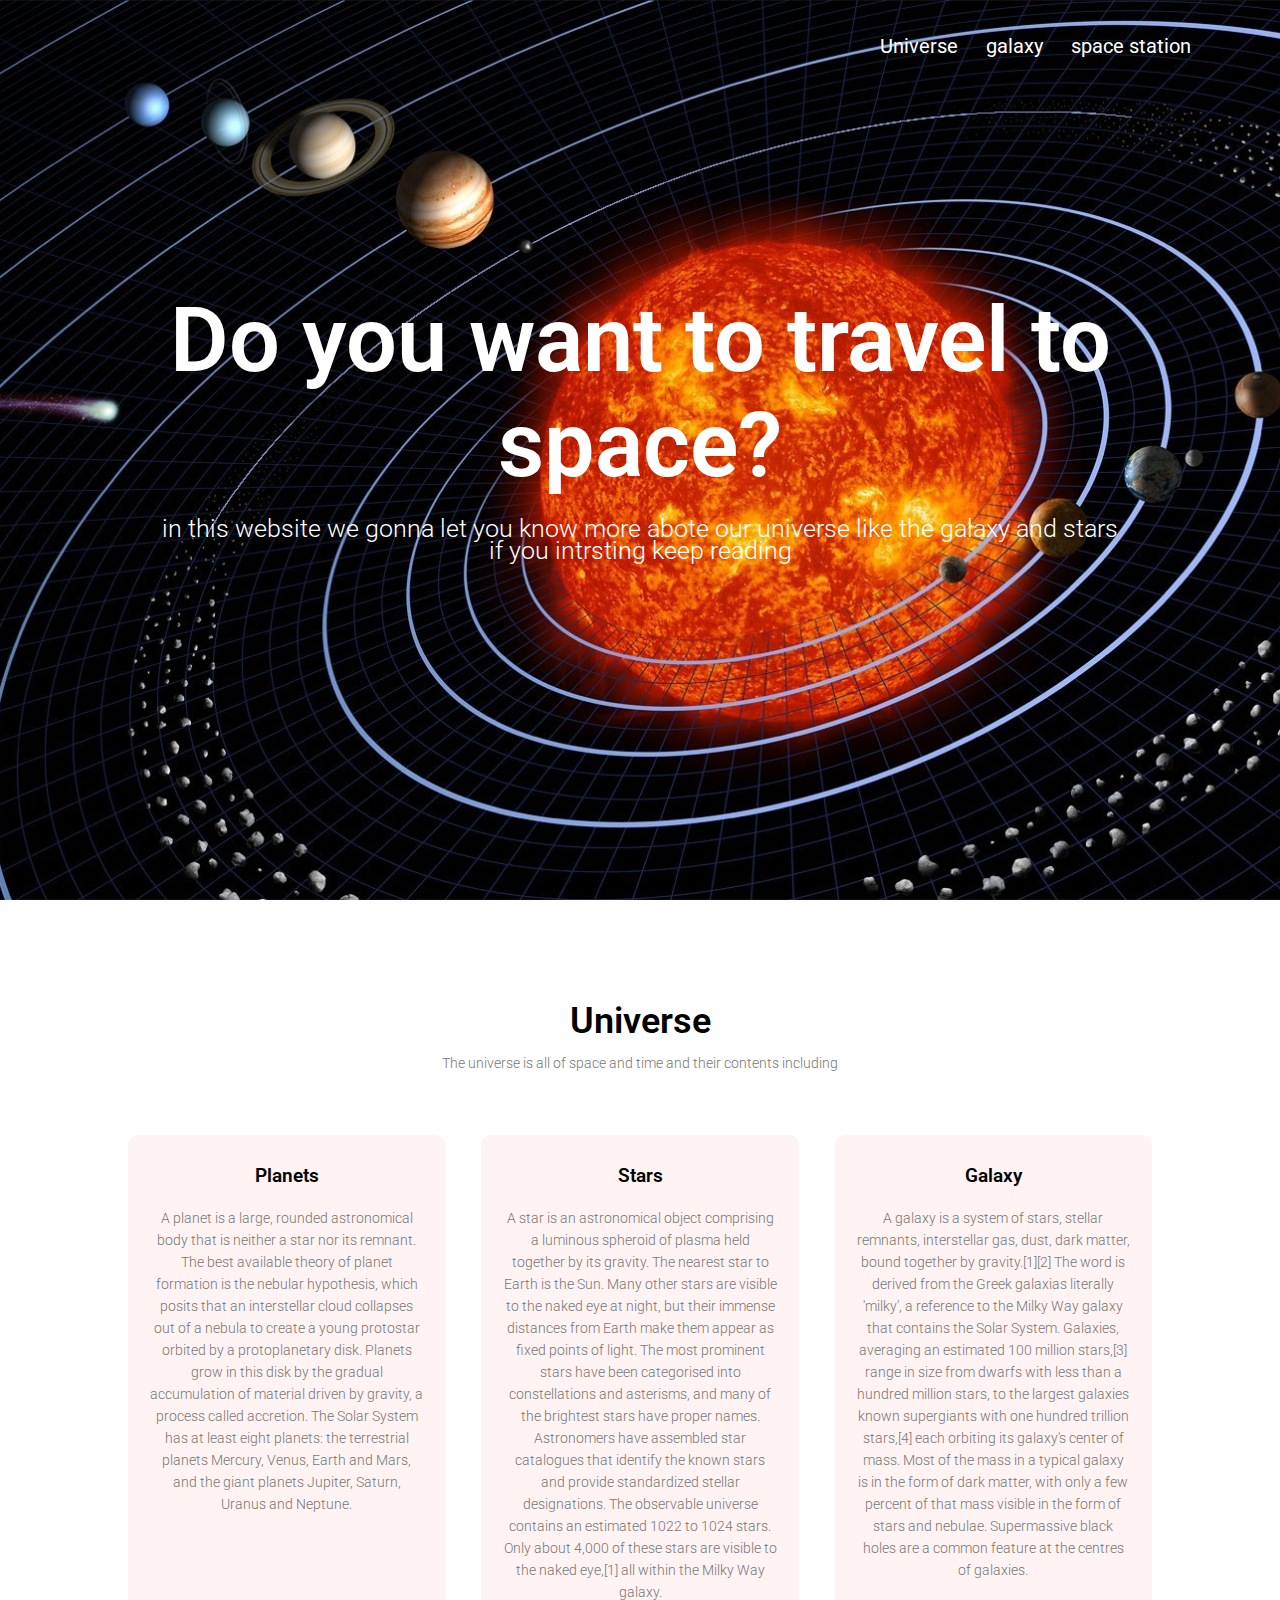
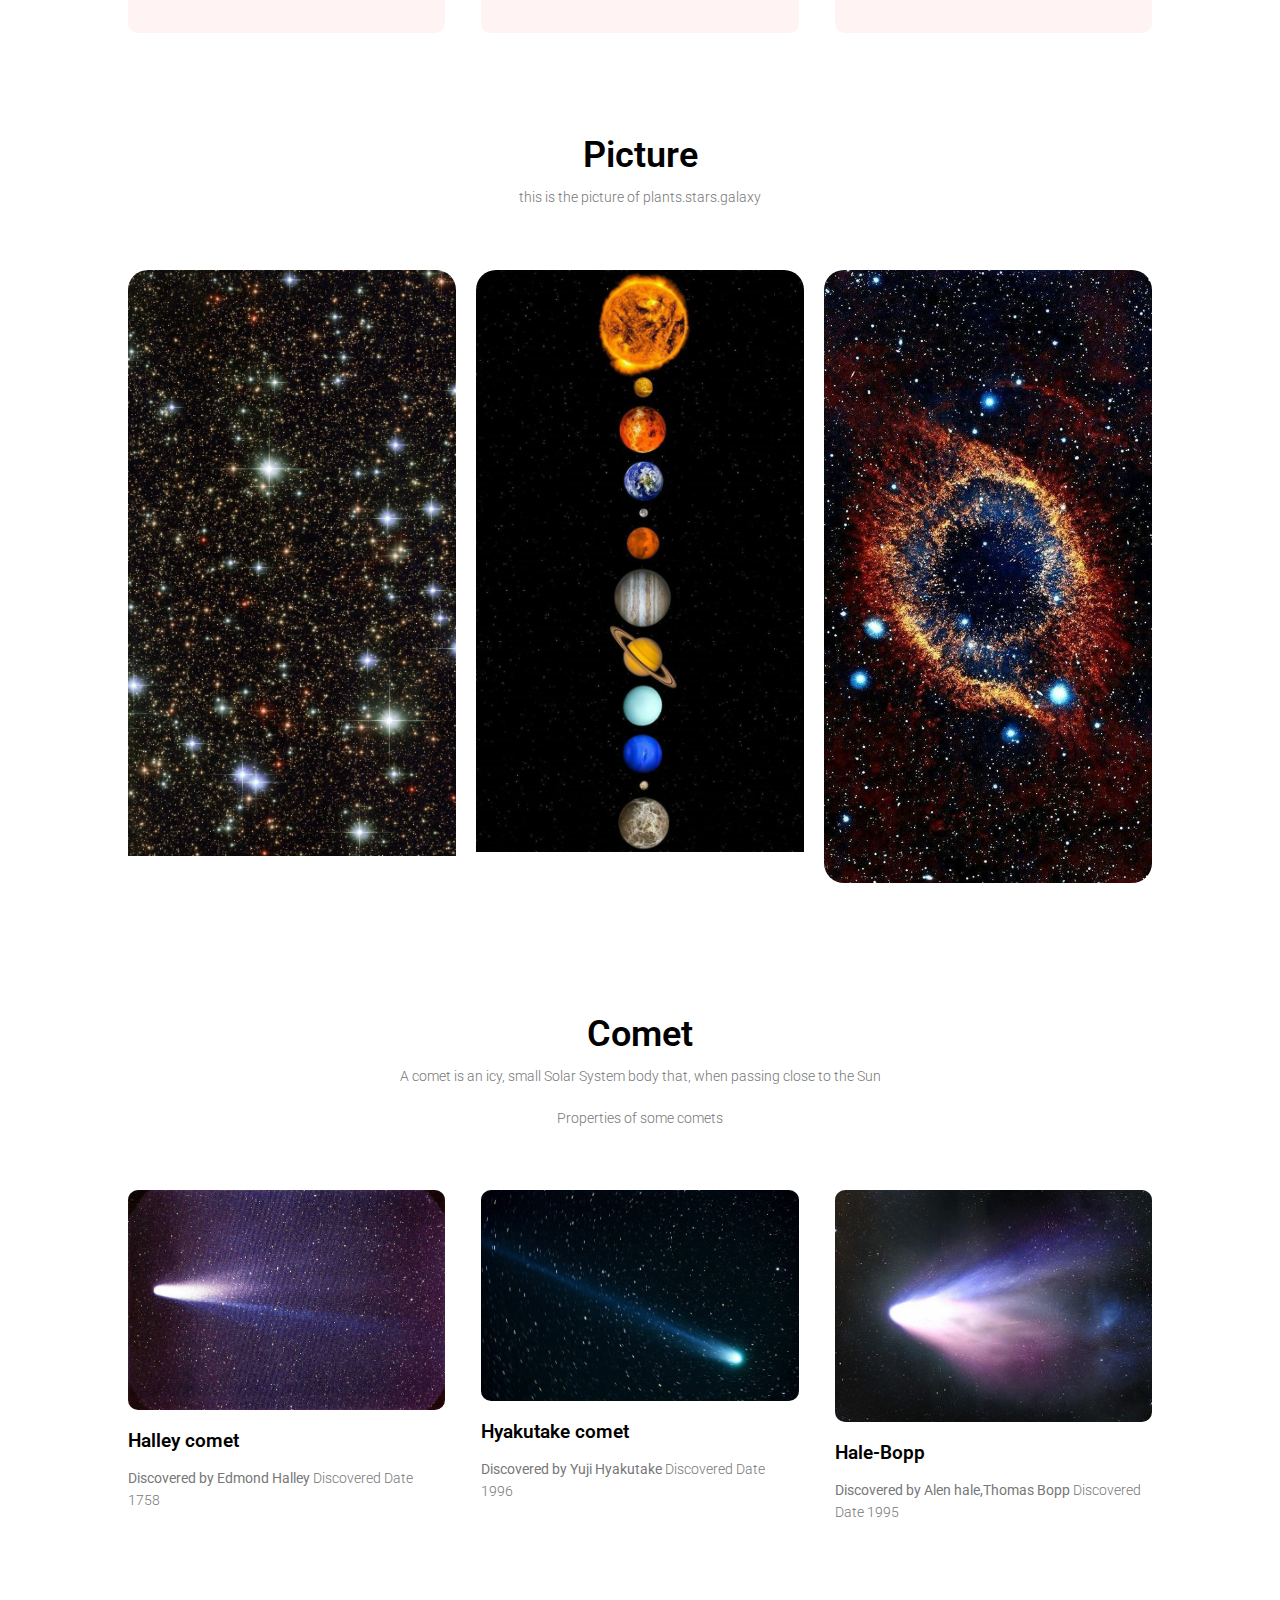
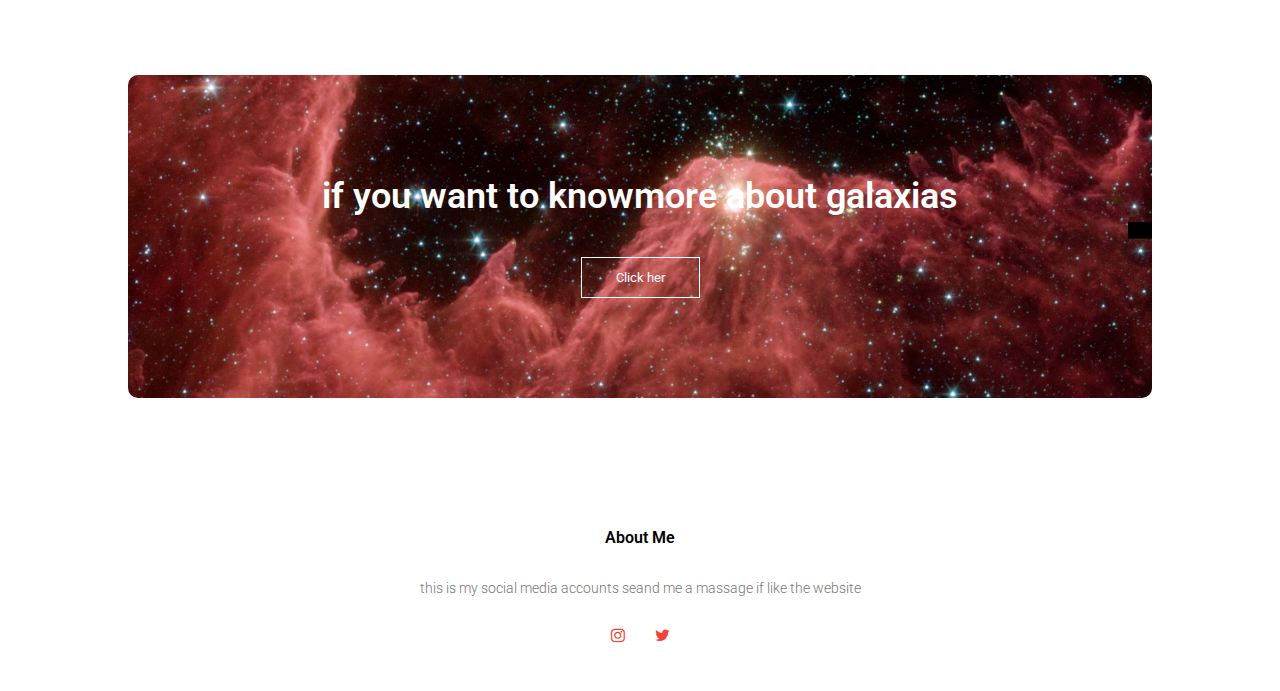
<file: index.html>
<!DOCTYPE html>
<html lang="en">
  <head>
    <meta charset="UTF-8" />
    <meta http-equiv="X-UA-Compatible" content="IE=edge" />
    <meta name="viewport" content="width=device-width, initial-scale=1.0" />
    <title>space</title>
    <link rel="stylesheet" href="stayle.css" />
    <link rel="preconnect" href="https://fonts.googleapis.com" />
    <link rel="preconnect" href="https://fonts.gstatic.com" crossorigin />
    <link
      href="https://fonts.googleapis.com/css2?family=Roboto:ital,wght@0,400;1,700&display=swap"
      rel="stylesheet"
    />
    <link
      rel="stylesheet"
      href="https://stackpath.bootstrapcdn.com/font-awesome/4.7.0/css/font-awesome.min.css"
    />
  </head>
  <body>
    <section class="header">
      <nav>
        <div class="nav-links" id="navlinks">
          <i class="fa fa-times" onclick="hideMenu()"></i>
          <ul>
            <li><a href="index.html">Universe</a></li>

            <li><a href="Gala.html">galaxy</a></li>
            <li><a href="planets.html">space station</a></li>
          </ul>
        </div>
        <i class="fa fa-bars" onclick="showMenu()"></i>
      </nav>
      <div class="text-box">
        <h1>Do you want to travel to space?</h1>
        <p>
          in this website we gonna let you know more abote our universe like the
          galaxy and stars <br />
          if you intrsting keep reading
        </p>
      </div>
    </section>
    <!------ Course ------->

    <section class="course">
      <h1>Universe</h1>
      <p>The universe is all of space and time and their contents including</p>
      <div class="row">
        <div class="coures-col">
          <h3>Planets</h3>
          <p>
            A planet is a large, rounded astronomical body that is neither a
            star nor its remnant. The best available theory of planet formation
            is the nebular hypothesis, which posits that an interstellar cloud
            collapses out of a nebula to create a young protostar orbited by a
            protoplanetary disk. Planets grow in this disk by the gradual
            accumulation of material driven by gravity, a process called
            accretion. The Solar System has at least eight planets: the
            terrestrial planets Mercury, Venus, Earth and Mars, and the giant
            planets Jupiter, Saturn, Uranus and Neptune.
          </p>
        </div>
        <div class="coures-col">
          <h3>Stars</h3>
          <p>
            A star is an astronomical object comprising a luminous spheroid of
            plasma held together by its gravity. The nearest star to Earth is
            the Sun. Many other stars are visible to the naked eye at night, but
            their immense distances from Earth make them appear as fixed points
            of light. The most prominent stars have been categorised into
            constellations and asterisms, and many of the brightest stars have
            proper names. Astronomers have assembled star catalogues that
            identify the known stars and provide standardized stellar
            designations. The observable universe contains an estimated 1022 to
            1024 stars. Only about 4,000 of these stars are visible to the naked
            eye,[1] all within the Milky Way galaxy.
          </p>
        </div>
        <div class="coures-col">
          <h3>Galaxy</h3>
          <p>
            A galaxy is a system of stars, stellar remnants, interstellar gas,
            dust, dark matter, bound together by gravity.[1][2] The word is
            derived from the Greek galaxias literally 'milky', a reference to
            the Milky Way galaxy that contains the Solar System. Galaxies,
            averaging an estimated 100 million stars,[3] range in size from
            dwarfs with less than a hundred million stars, to the largest
            galaxies known supergiants with one hundred trillion stars,[4] each
            orbiting its galaxy's center of mass. Most of the mass in a typical
            galaxy is in the form of dark matter, with only a few percent of
            that mass visible in the form of stars and nebulae. Supermassive
            black holes are a common feature at the centres of galaxies.
          </p>
        </div>
      </div>
    </section>

    <!---- campus ------->
    <section class="campus">
      <h1>Picture</h1>
      <p>this is the picture of plants.stars.galaxy</p>

      <div class="row">
        <div class="campus-col">
          <img src="rr.jpg" />
          <div class="layer">
            <h3>STARS</h3>
          </div>
        </div>
        <div class="campus-col">
          <img src="planets.jpg" />
          <div class="layer">
            <h3>PLANETS</h3>
          </div>
        </div>
        <div class="campus-col">
          <img src="Ga.jpg" />
          <div class="layer">
            <h3>GALAXIES</h3>
          </div>
        </div>
      </div>
    </section>

    <!-- ---- Facilities --------->
    <section class="facilities">
      <h1>Comet</h1>
      <p>
        A comet is an icy, small Solar System body that, when passing close to
        the Sun
      </p>
      <p>Properties of some comets</p>
      <div class="row">
        <div class="facilities-col">
          <img src="Halley.jpg" alt="" />
          <h3>Halley comet</h3>
          <p>
            <strong>Discovered by Edmond Halley</strong> Discovered Date 1758
          </p>
        </div>
        <div class="facilities-col">
          <img src="Hyakutake.jpg" alt="" />
          <h3>Hyakutake comet</h3>
          <p>
            <strong>Discovered by Yuji Hyakutake </strong> Discovered Date 1996
          </p>
        </div>
        <div class="facilities-col">
          <img src="Hale-Bopp.jpg" alt="" />
          <h3>Hale-Bopp</h3>
          <p>
            <strong>Discovered by Alen hale,Thomas Bopp</strong> Discovered Date
            1995
          </p>
        </div>
      </div>
    </section>

    <!---Gie  ---->
    <section class="gie">
      <h1>if you want to knowmore about galaxias</h1>
      <a href="Gala.html" class="hero-btn">Click her</a>
    </section>

    <!-----Foteer-->
    <section class="footer">
      <h4>About Me</h4>
      <p>
        this is my social media accounts seand me a massage if like the website
      </p>
      <div class="icons">
        <a href="https://instagram.com/iilovethesmithss?igshid=ZmZhODViOGI="
          ><i class="fa fa-instagram"></i
        ></a>
        <a
          href="https://twitter.com/iilovethesmaits?t=nvn-KqP9oT_sYIjPicDIhw&s=09"
          ><i class="fa fa-twitter"></i
        ></a>
      </div>
    </section>

    <!------JavaScript for Toggle Menu------->
    <script>
      var navlinks = document.getElementById("navlinks");
      function showMenu() {
        navlinks.style.right = "0";
      }
      function hideMenu() {
        navlinks.style.right = "-200px";
      }
    </script>
  </body>
</html>
</file>
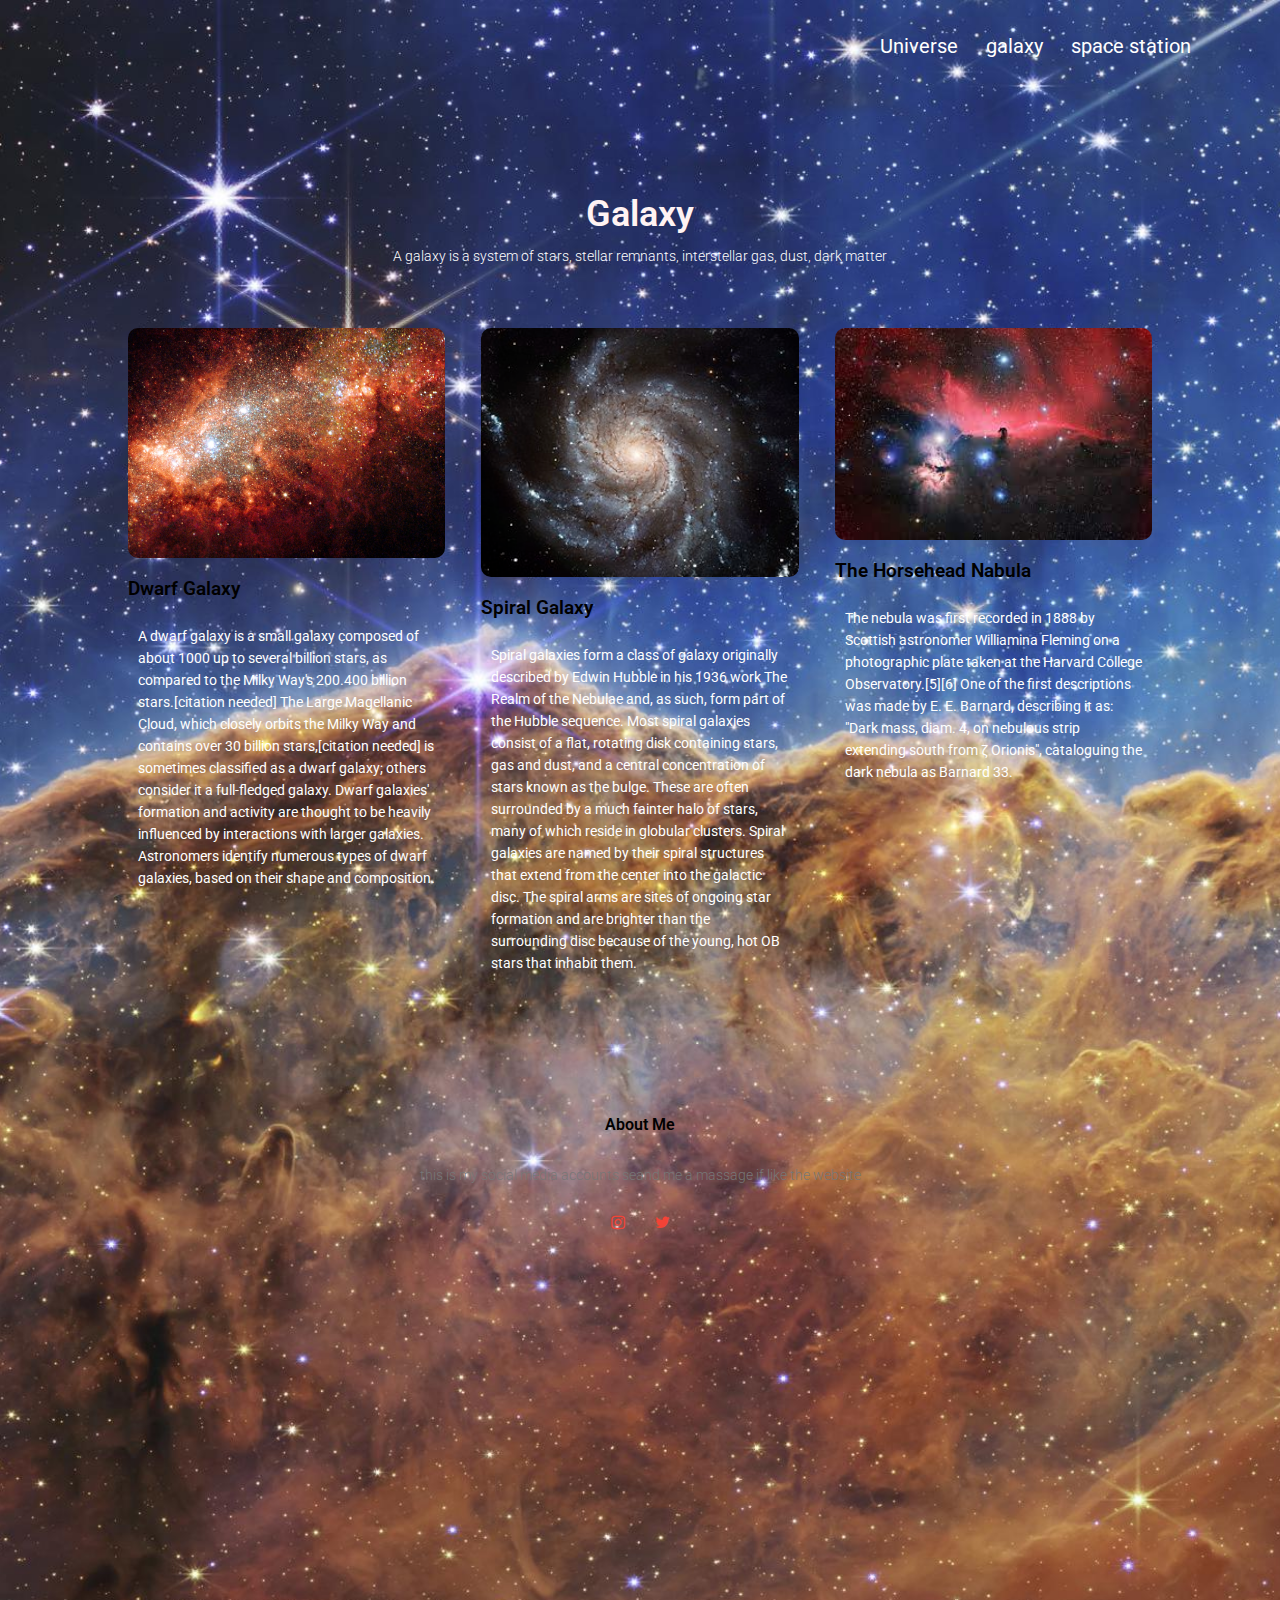
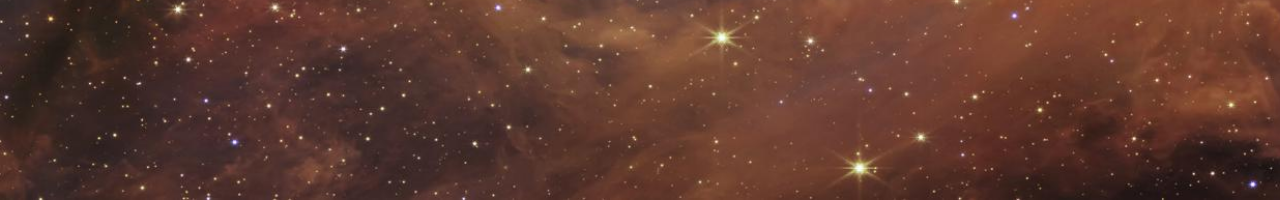
<file: Gala.html>
<!DOCTYPE html>
<html lang="en">
  <head>
    <meta charset="UTF-8" />
    <meta http-equiv="X-UA-Compatible" content="IE=edge" />
    <meta name="viewport" content="width=device-width, initial-scale=1.0" />
    <title>space</title>
    <link rel="stylesheet" href="stayle.css" />
    <link rel="preconnect" href="https://fonts.googleapis.com" />
    <link rel="preconnect" href="https://fonts.gstatic.com" crossorigin />
    <link
      href="https://fonts.googleapis.com/css2?family=Roboto:ital,wght@0,400;1,700&display=swap"
      rel="stylesheet"
    />
    <link
      rel="stylesheet"
      href="https://stackpath.bootstrapcdn.com/font-awesome/4.7.0/css/font-awesome.min.css"
    />
  </head>
  <body>
    <section class="Gala-header">
      <nav>
        <div class="nav-links" id="navlinks">
          <i class="fa fa-times" onclick="hideMenu()"></i>
          <ul>
            <li><a href="index.html">Universe</a></li>
            
            <li><a href="Gala.html">galaxy</a></li>
            
            <li><a href="planets.html">space station</a></li>
          </ul>
        </div>
        <i class="fa fa-bars" onclick="showMenu()"></i>
      </nav>
      <h1 class="pla"></h1>
    <!-----------space -->
    <section class="spac">
        <h1>Galaxy</h1>
        <p>
          A galaxy is a system of stars, stellar remnants, interstellar gas, dust, dark matter
        </p>
        <div class="row">
          <div class="facilitie-col">
            <img src="Dwarf Galaxy.jpg" alt="" />
            <h3>Dwarf Galaxy</h3>
            <p >
              <strong>A dwarf galaxy is a small galaxy composed of about 1000 up to several billion stars, as compared to the Milky Way's 200.400 billion stars.[citation needed] The Large Magellanic Cloud, which closely orbits the Milky Way and contains over 30 billion stars,[citation needed] is sometimes classified as a dwarf galaxy; others consider it a full-fledged galaxy. Dwarf galaxies' formation and activity are thought to be heavily influenced by interactions with larger galaxies. Astronomers identify numerous types of dwarf galaxies, based on their shape and composition.</strong> 
            </p>
          </div>
          <div class="facilitie-col">
            <img src="Spiral galaxy.jpg"  />
            <h3>Spiral Galaxy</h3>
            <p>
              <strong>Spiral galaxies form a class of galaxy originally described by Edwin Hubble in his 1936 work The Realm of the Nebulae and, as such, form part of the Hubble sequence. Most spiral galaxies consist of a flat, rotating disk containing stars, gas and dust, and a central concentration of stars known as the bulge. These are often surrounded by a much fainter halo of stars, many of which reside in globular clusters.

                Spiral galaxies are named by their spiral structures that extend from the center into the galactic disc. The spiral arms are sites of ongoing star formation and are brighter than the surrounding disc because of the young, hot OB stars that inhabit them.</strong>
            </p>
          </div>
          <div class="facilitie-col">
            <img src="The Horsehead nabula.jpg" />
            <h3>The Horsehead Nabula</h3>
            <p>
              <strong>The nebula was first recorded in 1888 by Scottish astronomer Williamina Fleming on a photographic plate taken at the Harvard College Observatory.[5][6] One of the first descriptions was made by E. E. Barnard, describing it as: "Dark mass, diam. 4, on nebulous strip extending south from ζ Orionis", cataloguing the dark nebula as Barnard 33.</strong>
              
            </p>
          </div>
        </div>
    </section>







    <!-----Foteer-->
    <section class="footer">
      <h4>About Me</h4>
      <p>
        this is my social media accounts seand me a massage if like the website
      </p>
      <div class="icons">
        <a href="https://instagram.com/iilovethesmithss?igshid=ZmZhODViOGI="
          ><i class="fa fa-instagram"></i
        ></a>
        <a
          href="https://twitter.com/iilovethesmaits?t=nvn-KqP9oT_sYIjPicDIhw&s=09"
          ><i class="fa fa-twitter"></i
        ></a>
      </div>
    </section>
    <!------JavaScript for Toggle Menu------->
    <script>
      var navlinks = document.getElementById("navlinks");
      function showMenu() {
        navlinks.style.right = "0";
      }
      function hideMenu() {
        navlinks.style.right = "-200px";
      }
    </script>
  </body>
</html>
</file>
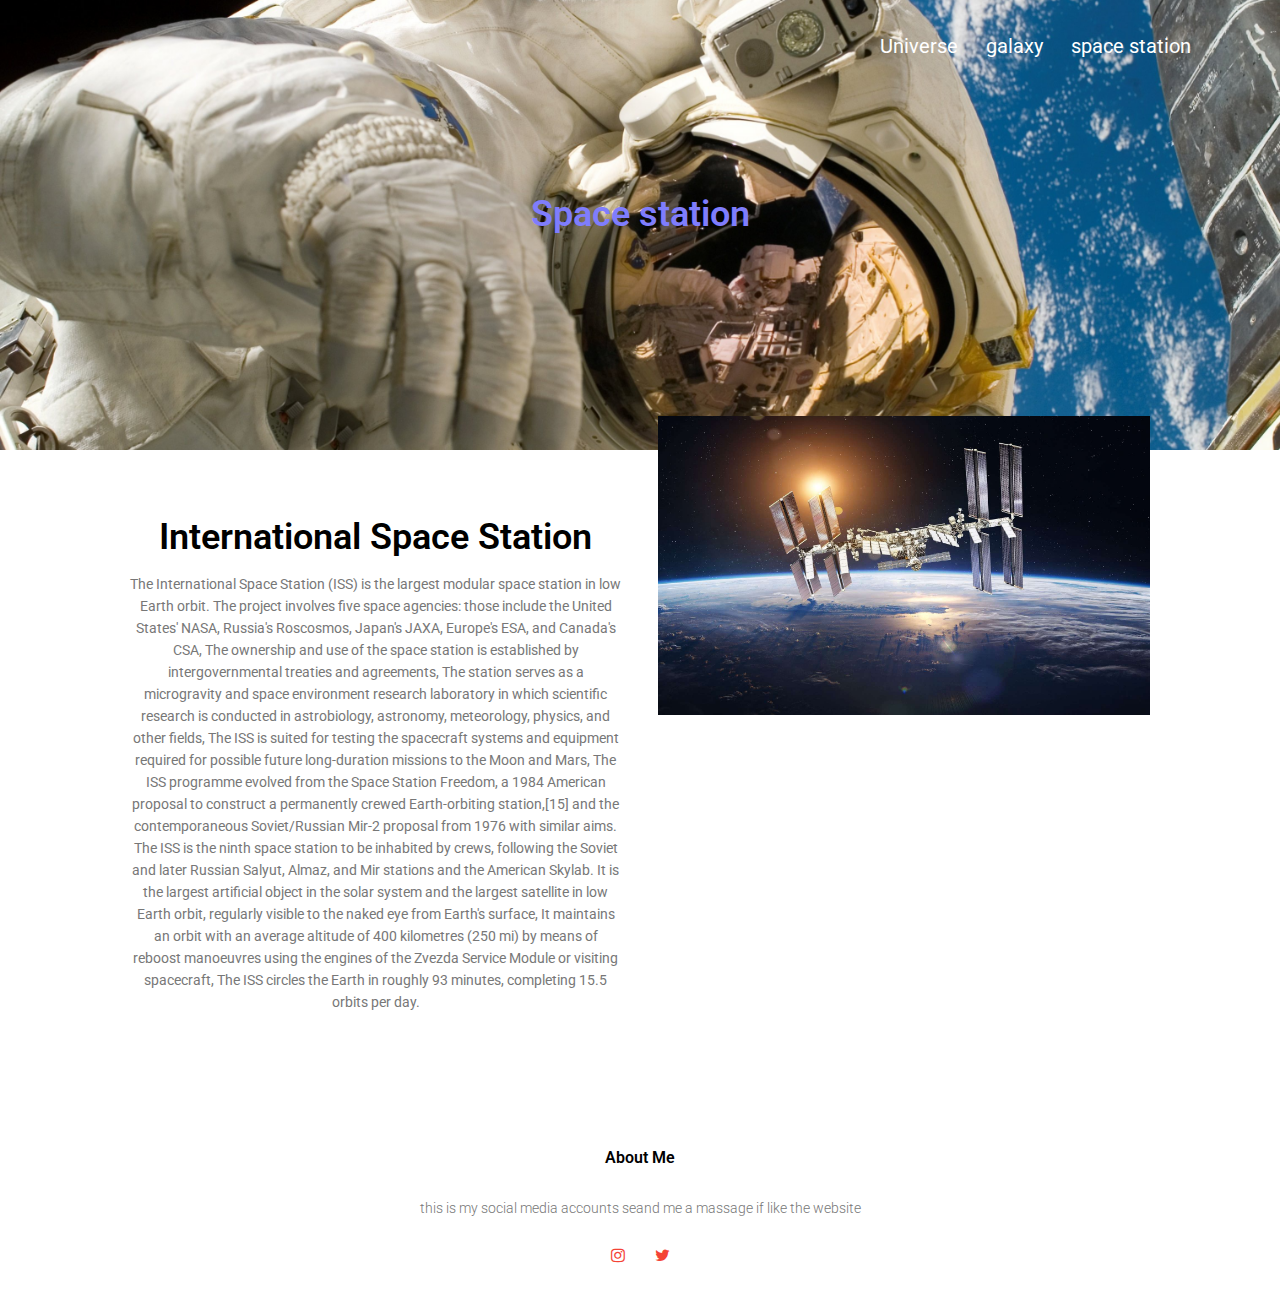
<file: planets.html>
<!DOCTYPE html>
<html lang="en">
  <head>
    <meta charset="UTF-8" />
    <meta http-equiv="X-UA-Compatible" content="IE=edge" />
    <meta name="viewport" content="width=device-width, initial-scale=1.0" />
    <title>space</title>
    <link rel="stylesheet" href="stayle.css" />
    <link rel="preconnect" href="https://fonts.googleapis.com" />
    <link rel="preconnect" href="https://fonts.gstatic.com" crossorigin />
    <link
      href="https://fonts.googleapis.com/css2?family=Roboto:ital,wght@0,400;1,700&display=swap"
      rel="stylesheet"
    />
    <link
      rel="stylesheet"
      href="https://stackpath.bootstrapcdn.com/font-awesome/4.7.0/css/font-awesome.min.css"
    />
  </head>
  <body>
    <section class="sub-header">
      <nav>
        <div class="nav-links" id="navlinks">
          <i class="fa fa-times" onclick="hideMenu()"></i>
          <ul>
            <li><a href="index.html">Universe</a></li>
            
            <li><a href="Gala.html">galaxy</a></li>
            
            <li><a href="planets.html">space station</a></li>
          </ul>
        </div>
        <i class="fa fa-bars" onclick="showMenu()"></i>
      </nav>
      <h1 class="pla">Space station</h1>
    <!-----------space -->
    <section class="space">
      <div class="row">
        <div class="abot-col">
          <h1>International Space Station</h1>
          <p> <strong> The International Space Station (ISS) is the largest modular space station in low Earth orbit. The project involves five space agencies: those include the United States' NASA, Russia's Roscosmos, Japan's JAXA, Europe's ESA, and Canada's CSA, The ownership and use of the space station is established by intergovernmental treaties and agreements, The station serves as a microgravity and space environment research laboratory in which scientific research is conducted in astrobiology, astronomy, meteorology, physics, and other fields, The ISS is suited for testing the spacecraft systems and equipment required for possible future long-duration missions to the Moon and Mars,

            The ISS programme evolved from the Space Station Freedom, a 1984 American proposal to construct a permanently crewed Earth-orbiting station,[15] and the contemporaneous Soviet/Russian Mir-2 proposal from 1976 with similar aims. The ISS is the ninth space station to be inhabited by crews, following the Soviet and later Russian Salyut, Almaz, and Mir stations and the American Skylab. It is the largest artificial object in the solar system and the largest satellite in low Earth orbit, regularly visible to the naked eye from Earth's surface, It maintains an orbit with an average altitude of 400 kilometres (250 mi) by means of reboost manoeuvres using the engines of the Zvezda Service Module or visiting spacecraft, The ISS circles the Earth in roughly 93 minutes, completing 15.5 orbits per day.</strong></p>
            
        </div>
        <div class="abot-col">
          <img src="international space.jpg" >
      </div>
    </section>







    <!-----Foteer-->
    <section class="footer">
      <h4>About Me</h4>
      <p>
        this is my social media accounts seand me a massage if like the website
      </p>
      <div class="icons">
        <a href="https://instagram.com/iilovethesmithss?igshid=ZmZhODViOGI="
          ><i class="fa fa-instagram"></i
        ></a>
        <a
          href="https://twitter.com/iilovethesmaits?t=nvn-KqP9oT_sYIjPicDIhw&s=09"
          ><i class="fa fa-twitter"></i
        ></a>
      </div>
    </section>
    <!------JavaScript for Toggle Menu------->
    <script>
      var navlinks = document.getElementById("navlinks");
      function showMenu() {
        navlinks.style.right = "0";
      }
      function hideMenu() {
        navlinks.style.right = "-200px";
      }
    </script>
  </body>
</html>
</file>
<file: stayle.css>
*{
    margin: 0;
    padding: 0;
    font-family: 'Roboto', sans-serif;

    
}
.header{
    background-image: -o-linear-gradient(rgba(0,0,0,0.7),rgba(0,0,0,0));
    background-image:url(solar-system-11111.jpg);
    background-position: center;
    background-size: cover;
    min-height: 100vh;
    width: 100%;
 
}

nav{
    display: flex;
    padding: 2% 6%;
    justify-content: space-between;
    align-items: center;
}
.nav-links{
    flex: 1;
    text-align: right;
}
.nav-links ul li{
    list-style: none;
    display: inline-block;
    padding: 8px 12px;
    position: relative;
}
.nav-links ul li a{
    color: #fff;
    text-decoration:none;
    font-size: 20px;

}
.nav-links ul li::after{
    content: '';
    width: 0%;
    height: 2px;
    background: #f44336;
    display: block;
    margin: auto;
    transition: 0.5s;
}
.nav-links ul li:hover::after{
    width: 100%;
}
.text-box{
    width: 90%;
    color:#fff;
    position:absolute;
    top: 50%;
    left: 50%;
    transform: translate(-50%,-50%);
    text-align: center;
}
.text-box h1{
    font-size: 90px;
}
.text-box p{
    margin: 10px 0 40px;
    font-size: 25px;
    color: #fff;
}
.hero-btn{
    display: inline-block;
    text-decoration: none;
    color: #fff;
    border: 1px solid #fff;
    padding: 12px 34px;
    font-size: 13px;
    background: transparent;
    position: relative;
    cursor: pointer;
}
.hero-btn:hover{
    border: 1px solid #f44336;
    background: #f44336;
    transition: 1s;

}
nav .fa{
    display: none;
}

@media(max-width: 700px){
    .text-box h1{
        font-size: 40px;  
}
.text-box p{
    font-size: 15px;
}
     .nav-links ul li{
        display: block;
     }
     .nav-links{
        position: absolute;
        background: #f44336;
        height: 100vh;
        width: 200px;
        top: 0;
        right: -200px;
        text-align: left;
        z-index: 2;
        transition: 1s;
     }
     nav .fa{
        display: block;
        color: #fff;
        margin: 10px;
        font-size: 22px;
        cursor: pointer;
    }
    .nav-links ul{
        padding: 30px;

    }

}
/*------ course -----*/
.course{
    width: 80%;
    margin: auto;
    text-align: center;
    padding-top: 100px;
}
h1{
    font-size: 36px;
    font-weight: 600;
}
p{
    color:#777;
    font-size: 14px;
    font-weight: 300;
    line-height: 22px;
    padding: 10px;
}

.row{
    margin-top: 5%;
    display: flex;
    justify-content: space-between;
}
.coures-col{
    flex-basis: 31%;
    background: #fff3f3;
    border-radius: 10px;
    margin-bottom: 5%;
    padding: 20px 12px;
    box-sizing: border-box;
    transition: 0.5s;
}
h3{
    text-align: center;
    font-weight: 600;
    margin: 10px 0;
}
.coures-col:hover{
    box-shadow: 0 0 20px 0px rgba(1,1,1,1);
}
@media(max-width: 700px){
    .row{
        flex-direction: column;
    }
}

/*------ campus -----*/
.campus{
    width: 80%;
    margin: auto;
    text-align: center;
    padding-top: 50px;
}
.campus-col{
    flex-basis: 32%;
    border-radius: 20px;
    margin-bottom: 30px;
    position: relative;
    overflow: hidden;
}
.campus-col img{
    width: 100%;
    display: block;
}
.layer{
    background: transparent;
    height: 100%;
    width: 100%;
    position: absolute;
    top: 0;
    left: 0;
    transition: 0.5s;
}
.layer:hover{
    background:rgba(226, 0, 0, 0.7);

}
.layer h3 {
    width: 100%;
    font-weight: 500;
    color: #fff;
    font-size: 26px;
    bottom: 0;
    left: 50%;
    transform: translateX(-50%);
    position: absolute;
    opacity: 0;
    transition: 0.5s;
}
.layer:hover h3{
    bottom: 49%;
    opacity: 1;
}
/*------ Facilities ------*/
.facilities{
    width: 80%;
    margin: auto;
    text-align: center;
    padding-top: 100px;

}
.facilities-col{
    flex-basis: 31%;
    border-radius: 10px;
    margin-bottom: 5%;
    text-align: left;
}
.facilities-col img{
    width: 100%;
    border-radius: 10px;
}
.facilities-col p{
    padding: 0;

}
.facilities-col h3{
    margin-top: 16px;
    margin-bottom: 15px;
    text-align: left;

}
/*------gie-----*/
.gie{
    margin: 100px auto;
    width: 80%;
    background-image: url(eagle-nebula-11172.jpg);
    background-position: center;
    background-size: cover;
    border-radius: 10px;
    text-align: center;
    padding: 100px 0;
}
.gie h1 {
    color: #fff;
    margin-bottom: 40px;
    padding: 0;
}
@media(max-width: 700px){
    .gie h1{
        font-size: 24px;
    }
}
/*------footer------*/
.footer{
    width: 100%;
    text-align: center;
    padding: 30px 0;
}
.footer h4 {
    margin-bottom: 25px;
    margin-bottom: 20px;
    font-weight: 600;
}
.icons .fa{
    color: #f44336;
    margin: 0 13px;
    cursor: pointer;
    padding: 18px 0;
}

/*----- PLANETS PAGE -------*/

.sub-header{
    height: 50vh;
    width: 100%;
    background-image: url(astronaut-11080.jpg);
    background-position: center;
    background-size: cover;
    text-align: center;
    color: #000;
}
.sub-header h1{
    margin-top: 100px;
}
.space{
    width: 80%;
    margin: auto;
    padding-top: 100px;
    padding-bottom: 50px;
}
.abot-col{
    flex-basis: 48%;
    padding: 30px 2px;
}
.abot-col img{
    width: 100%;
   
}
.abot-col h1{
    padding-top: 0;
}
.abot-col p{
    padding: 15px 0 25px;
}
.red-btn{
    border: 1px solid #f44336;
    background: transparent;
    color: #f44336;
}
.red-btn:hover{
    color: #fff;
}
.pla{
    color: #7f7dfd;
}
/*--------------------*/

.Gala-header{
    height: 200vh;
    width: 100%;
    background-image: url(3000.jpeg);
    background-position: center;
    background-size: cover;
    text-align: center;
    color: #000;
}
.spac{
    width: 80%;
    margin: auto;
    padding-top: 100px;
    padding-bottom: 50px;
}
.facilitie{
    width: 80%;
    margin: auto;
    text-align: center;
    padding-top: 100px;
    align-content: space-between;

}
.facilitie-col{
    flex-basis: 31%;
    border-radius: 10px;
    margin-bottom: 5%;
    text-align: left;
}
.facilitie-col img{
    width: 100%;
    border-radius: 10px;

}
.facilitie-col{
    padding: 0;

}
.facilitie-col h3{
    margin-top: 16px;
    margin-bottom: 15px;
    text-align: left;

}

.spac h1  {
    color: #fff3f3;
}
.spac p {
    color: #fff;
}
.facilitie-col strong{
    color:#fff;
}
@media(max-width: 700px){
    .Gala-header{
        height: 320vh;
        
    }
}
</file>
